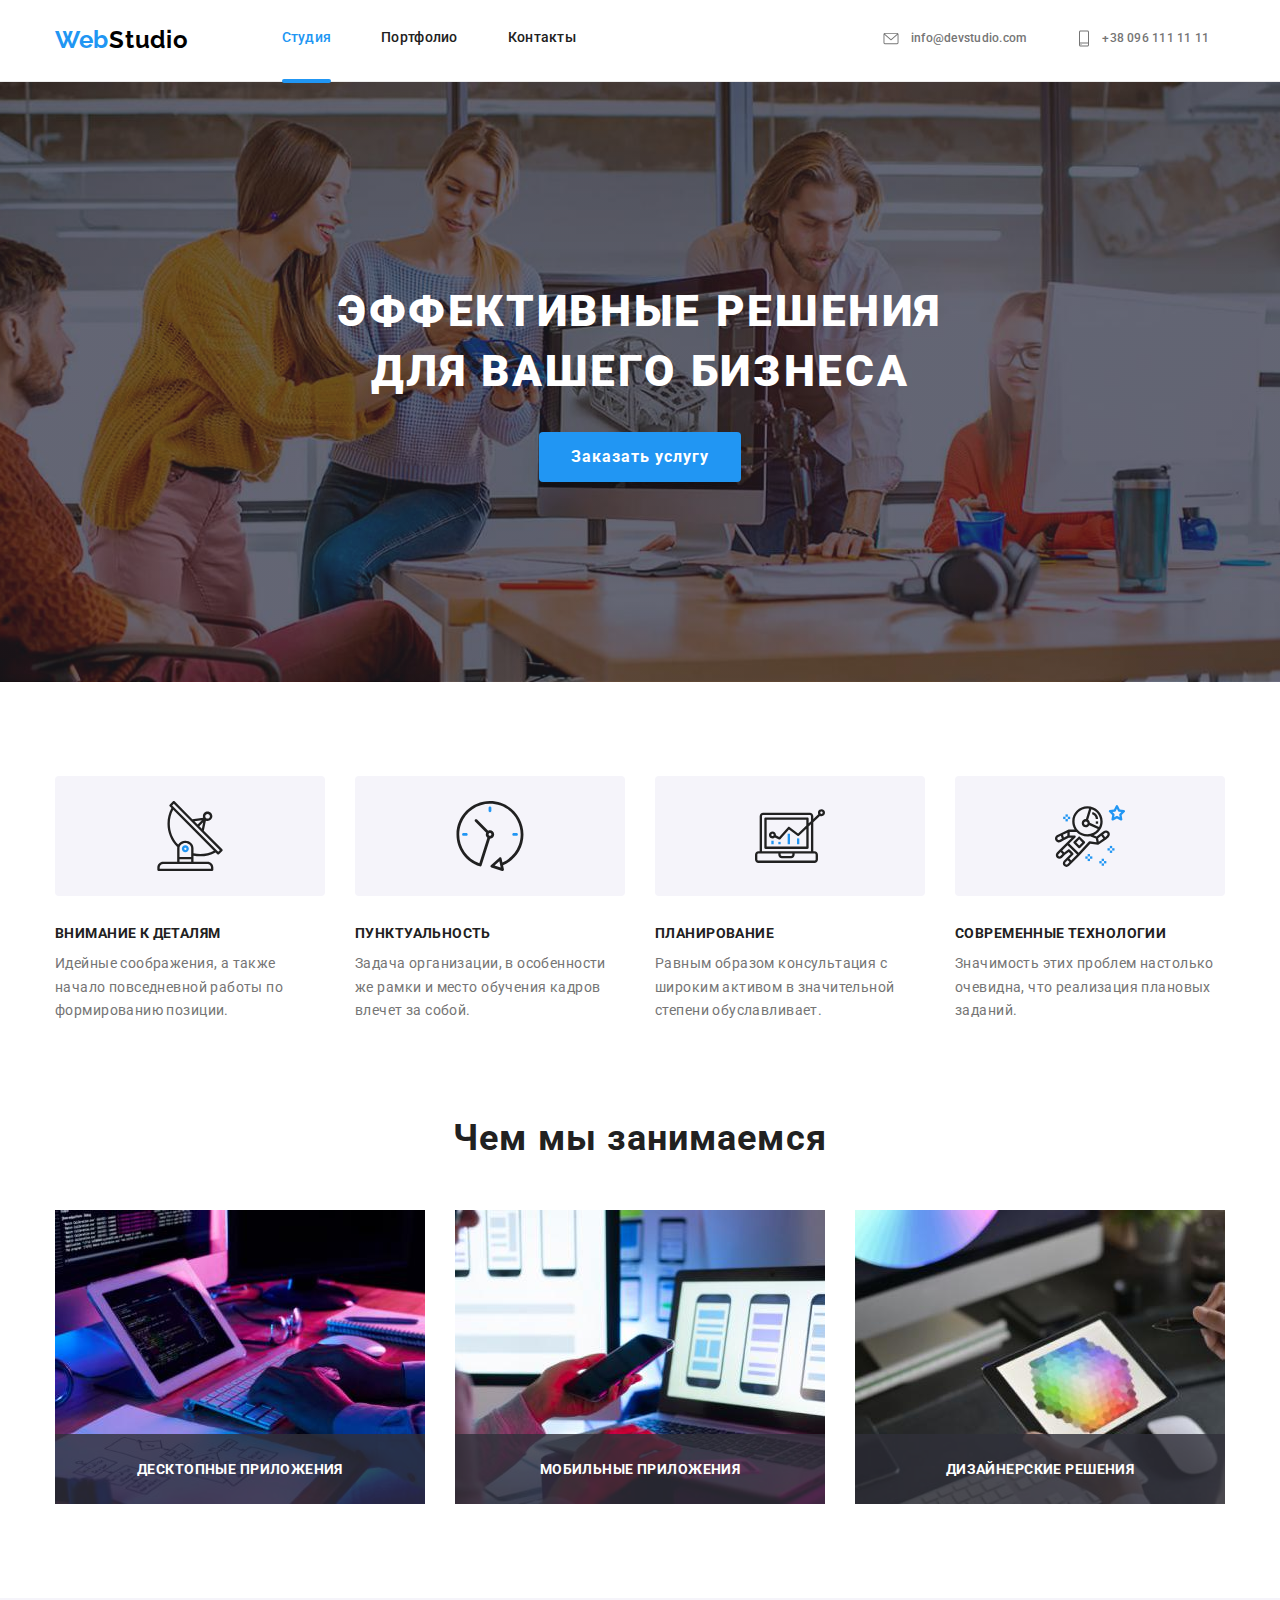
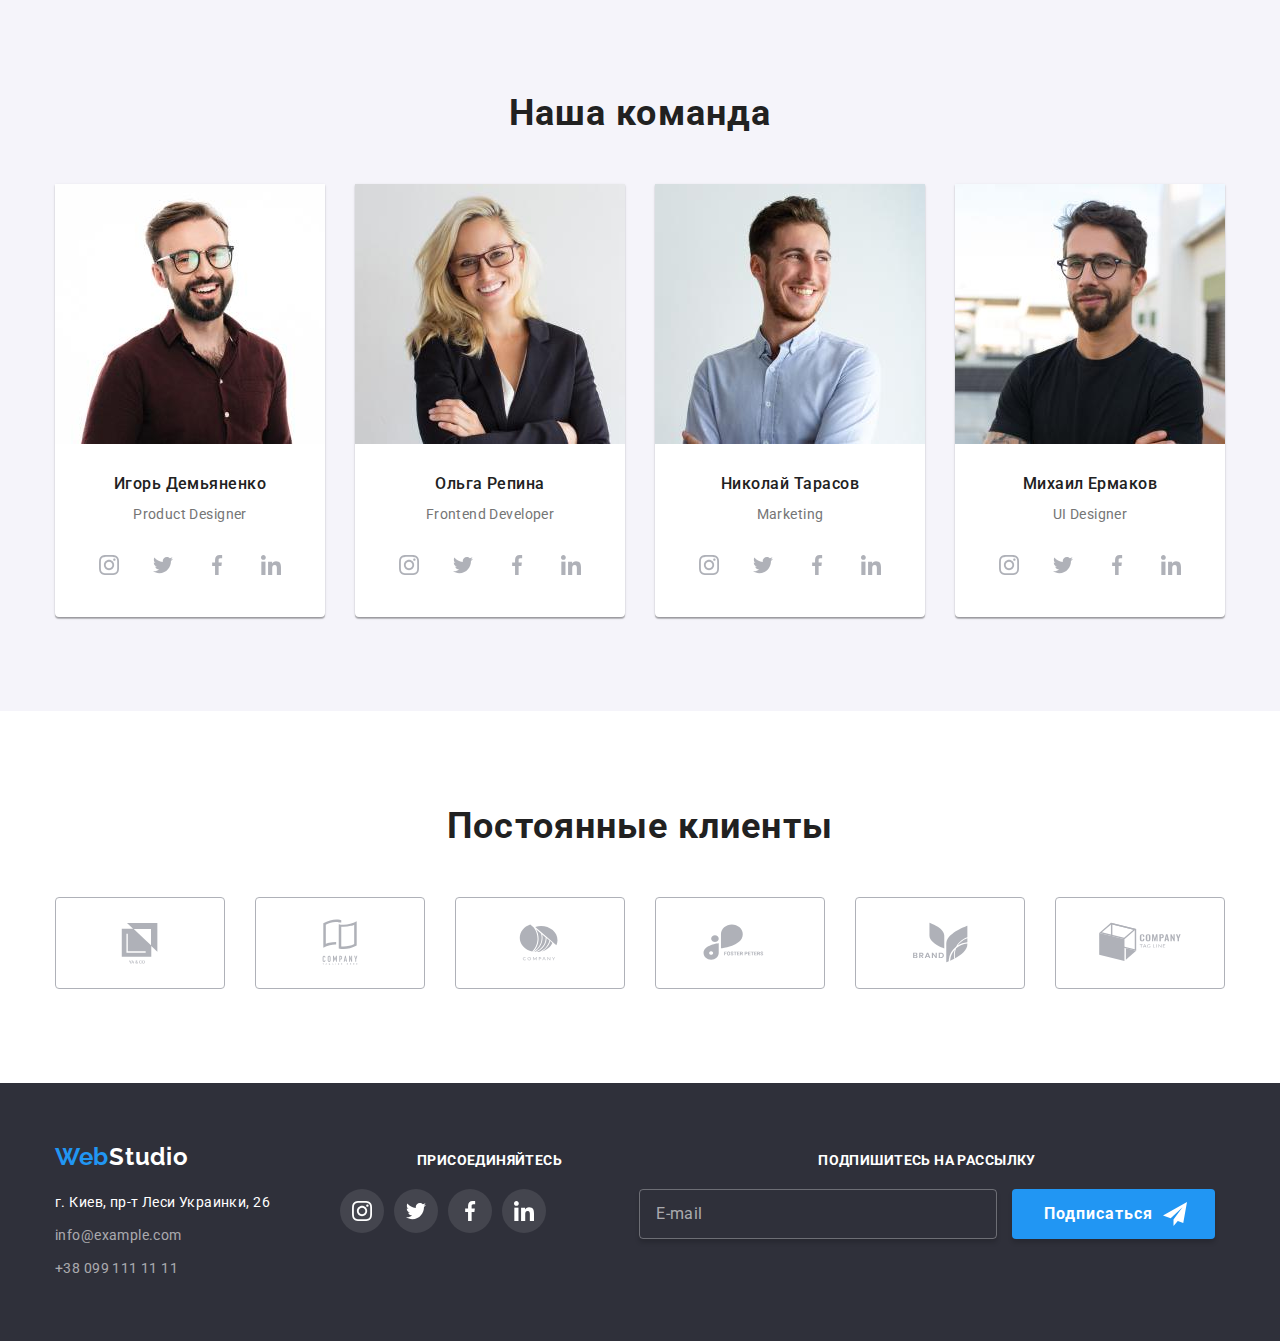
<file: index.html>
<!DOCTYPE html>
<html lang="ru">
<head>
    <meta charset="UTF-8">
    <meta http-equiv="X-UA-Compatible" content="IE=edge">
    <meta name="viewport" content="width=device-width, initial-scale=1.0">
    <link href="https://fonts.googleapis.com/css2?family=Raleway:wght@700&family=Roboto:wght@400;500;700;900&display=swap"
        rel="stylesheet">    
    <link rel="stylesheet" href="./css/main.min.css">
    <title>Web Studio</title>
</head>
<body>    
    
    <!--Шапка сайта-->

    <header class="header">
        <div class="container">
            <div>
                 <nav class="site-nav"> 
                <a href="./index.html" class="logo">
                    <span lang="en">Web</span><span class="header__logo" lang="en">Studio</span>
                </a>
                <div
                class="site-nav__menu-container"
                id="menu-container" 
                data-menu>
                <ul class="site-nav__list">
                    <li class="site-nav__item"><a class="site-nav__link site-nav__link--active" href="">Студия</a></li>
                    <li class="site-nav__item"><a class="site-nav__link" href="portfolio.html">Портфолио</a></li>
                    <li class="site-nav__item"><a class="site-nav__link" href="">Контакты</a></li>
                </ul>
                <div class="site-nav__contact-cont">
                    <div class="header__contacts">
                        <a class="header__link" href="mailto:info@devstudio.com">
                            <svg class="header__svg header__svg--mail">
                                <use href="./images/icons.svg#icon-mail-to-svg"></use>
                            </svg>
                            info@devstudio.com
                        </a>
                        <a class="header__link header__link--tel" href="tel:+380961111111">                    
                            <svg class="header__svg header__svg--tel">
                                <use href="./images/icons.svg#icon-phone-to-svg"></use>
                            </svg>
                            +38&nbsp096&nbsp111&nbsp11&nbsp11</a>
                    </div>
                    <div>
                        <ul class="site-nav__soc-seti">
                                    <li class="site-nav__soc-seti-item">
                                        <a href="" aria-label="Instagram" class="site-nav__soc-seti-link">
                                            Instagram
                                        </a>
                                    </li>
                                    <li class="site-nav__soc-seti-item">
                                        <a href="" aria-label="Twiter" class="site-nav__soc-seti-link">
                                            Twiter 
                                        </a>
                                    </li>
                                    <li class="site-nav__soc-seti-item">
                                        <a href="" aria-label="Facebook" class="site-nav__soc-seti-link">
                                            Facebook 
                                        </a>
                                    </li>
                                    <li class="site-nav__soc-seti-item">
                                        <a href=""aria-label="Linkedin" class="site-nav__soc-seti-link">
                                            Linkedin
                                        </a>
                                    </li>
                                </ul>
                    </div>
                </div>    
                
                </div>                
                <button 
                type="button"
                class="site-nav__button"
                aria-expanded="false"
                aria-controls="menu-container"
                data-menu-button
                >
                <svg width="40px" height="40px">
                    <use class="site-nav__icon-close" href="./images/icons.svg#icon-1close-svg"></use>
                    <use class="site-nav__icon-menu" href="./images/icons.svg#icon-meny-svg"></use>
                </svg>
                </button>                
                </nav>                
            </div>           
        </div>
    </header>

    <main>
        <!--Герой-->

        <section class="hero">
            <div class="hero__bg">                
                <h1 class="hero__title">Эффективные решения для вашего бизнеса</h1>
                <button data-modal-open class="hero__button" type="button">Заказать услугу</button>               
            </div>

        
        </section>

        <!--Якості-->

        <section class="qualities">
            <div class="container">
                <h2 class="transparent">Качества</h2>
                <ul class="qualities__list">
                    <li class="qualities__item">
                        <div class="qualities__contain-svg">
                            <svg class="qualities__svg">
                                <use href="./images/icons.svg#icon-vnimanie-svg"></use>
                            </svg>
                        </div>
                        <h3 class="qualities__title">Внимание к деталям</h3>
                        <p class="qualities__text">
                            Идейные соображения, а также начало повседневной работы по формированию позиции.
                        </p>
                    </li>
                    <li class="qualities__item">
                        <div class="qualities__contain-svg">
                            <svg class="qualities__svg">
                                <use href="./images/icons.svg#icon-punktualn-svg"></use>
                            </svg>
                        </div>
                        <h3 class="qualities__title">Пунктуальность</h3>
                        <p class="qualities__text">
                            Задача организации, в особенности же рамки и место обучения кадров влечет за собой.
                        </p>
                    </li>
                    <li class="qualities__item">
                        <div class="qualities__contain-svg">
                            <svg class="qualities__svg">
                                <use href="./images/icons.svg#icon-planirov-svg"></use>
                            </svg>
                        </div>
                        <h3 class="qualities__title">Планирование</h3>
                        <p class="qualities__text">
                            Равным образом консультация с широким активом в значительной степени обуславливает.
                        </p>
                    </li>
                    <li class="qualities__item">
                        <div class="qualities__contain-svg">
                            <svg class="qualities__svg">
                                <use href="./images/icons.svg#icon-tehnolog-svg"></use>
                            </svg>
                        </div>
                        <h3 class="qualities__title">Современные технологии</h3>
                        <p class="qualities__text">
                            Значимость этих проблем настолько очевидна, что реализация плановых заданий.
                        </p>
                    </li>
                </ul>
            </div>
        </section>       
        
        <!--Заняття-->

        <section class="works">
            <div class="container">
                <h2 class="section-head">Чем мы занимаемся</h2>
                <ul class="works__list">
                    <li class="works__item">
                        <div class="works__thumb">
                            <img
                            srcset="
                                ./images/desktop/work-1-370.jpg 370w,
                                ./images/desktop/work-1-740.jpg 740w"                            " 
                            src="./images/desktop/work-1-370.jpg" 
                            alt="Веб дизайн" 
                            sizes="(min-width:1200px) 370px"
                            >
                            <div class="works__card">
                                <p class="works__text">Десктопные приложения</p>
                            </div>
                        </div>
                    </li>
                    <li class="works__item">
                        <div class="works__thumb">
                            <img 
                             srcset="
                                ./images/desktop/work-2-370.jpg 370w,
                                ./images/desktop/work-2-740.jpg 740w"                            " 
                            src="./images/desktop/work-2-370.jpg"                             
                            alt="Форматирование под телефоны" 
                            sizes="(min-width:1200px) 370px"
                            >
                            <div class="works__card">
                                <p class="works__text">Мобильные приложения</p>
                            </div>
                        </div>
                    </li>
                    <li class="works__item">
                        <div class="works__thumb">
                            <img
                            srcset="
                                ./images/desktop/work-3-370.jpg 370w,
                                ./images/desktop/work-3-740.jpg 740w"                            " 
                            src="./images/desktop/work-3-370.jpg"                            
                            alt="Форматирование под планшеты" 
                            sizes="(min-width:1200px) 370px"
                            >
                            <div class="works__card">
                                <p class="works__text">Дизайнерские решения</p>
                            </div>
                        </div>
                    </li>
                </ul>
            </div>
        </section>

        <!--Команда-->

        <section class="team">
            <div class="container">
                <h2 class="section-head">Наша команда</h2>
                <ul class="team__list">
                    <li class="team__item">
                        <img
                         srcset="
                                ./images/mobile/team-1-450.jpg 450w,
                                ./images/mobile/team-1-900.jpg 900w,
                                ./images/tablet/team-1-354.jpg 354w,
                                ./images/tablet/team-1-708.jpg 708w,
                                ./images/desktop/team-1-270.jpg 270w,
                                ./images/desktop/team-1-540.jpg 540w
                                "                             
                        src="./images/mobile/team-1-450.jpg"                         
                        alt="Игорь Демьяненко"
                        
                        sizes="(min-width: 1200px) 270px, (min-width: 768px) 354px, (min-width: 480px) 450px, 100vw"                        
                        >                        
                        <div class="team__member-discr">
                            <h3 class="team__member-name">Игорь Демьяненко</h3>
                            <p class="team__member-position">Product Designer</p> 
                            <div class="team__soc-seti-cont">
                                 <ul class="team__soc-seti">
                                <li class="team__soc-seti-item">
                                    <a href="" aria-label="Instagram" class="team__soc-seti-link">
                                        <svg class="team__soc-seti-svg">
                                            <use href="./images/icons.svg#icon-insta-svg"></use>
                                        </svg>
                                    </a>
                                </li>
                                <li class="team__soc-seti-item">
                                    <a href="" aria-label="Twiter" class="team__soc-seti-link">
                                        <svg class="team__soc-seti-svg">
                                            <use href="./images/icons.svg#icon-twiter-svg"></use>
                                        </svg>
                                    </a>
                                </li>
                                <li class="team__soc-seti-item">
                                    <a href="" aria-label="Facebook" class="team__soc-seti-link">
                                        <svg class="team__soc-seti-svg">
                                            <use href="./images/icons.svg#icon-facebook-svg"></use>
                                        </svg>
                                    </a>
                                </li>
                                <li class="team__soc-seti-item">
                                    <a href=""aria-label="Linkedin" class="team__soc-seti-link">
                                        <svg class="team__soc-seti-svg">
                                            <use href="./images/icons.svg#icon-in-svg"></use>
                                        </svg>
                                    </a>
                                </li>
                            </ul>
                            </div>                       
                           
                        </div>
                    </li>
                    <li class="team__item">
                        <img 
                        srcset="
                                ./images/mobile/team-2-450.jpg 450w,
                                ./images/mobile/team-2-900.jpg 900w,
                                ./images/tablet/team-2-354.jpg 354w,
                                ./images/tablet/team-2-708.jpg 708w,
                                ./images/desktop/team-2-270.jpg 270w,
                                ./images/desktop/team-2-540.jpg 540w
                                "                             
                        src="./images/mobile/team-2-450.jpg"                         
                        alt="Ольга Репина" 
                        sizes="(min-width: 1200px) 270px, (min-width: 768px) 354px, (min-width: 480px) 450px, 100vw"                        
                        > 
                        <div class="team__member-discr">
                            <h3 class="team__member-name">Ольга Репина</h3>
                            <p class="team__member-position">Frontend Developer</p>
                            <div class="team__soc-seti-cont">
                                <ul class="team__soc-seti">
                                    <li class="team__soc-seti-item">
                                        <a href="" aria-label="Instagram" class="team__soc-seti-link">
                                            <svg class="team__soc-seti-svg">
                                                <use href="./images/icons.svg#icon-insta-svg"></use>
                                            </svg>
                                        </a>
                                    </li>
                                    <li class="team__soc-seti-item">
                                        <a href="" aria-label="Twiter" class="team__soc-seti-link">
                                            <svg class="team__soc-seti-svg">
                                                <use href="./images/icons.svg#icon-twiter-svg"></use>
                                            </svg>
                                        </a>
                                    </li>
                                    <li class="team__soc-seti-item">
                                        <a href="" aria-label="Facebook" class="team__soc-seti-link">
                                            <svg class="team__soc-seti-svg">
                                                <use href="./images/icons.svg#icon-facebook-svg"></use>
                                            </svg>
                                        </a>
                                    </li>
                                    <li class="team__soc-seti-item">
                                        <a href=""aria-label="Linkedin" class="team__soc-seti-link">
                                            <svg class="team__soc-seti-svg">
                                                <use href="./images/icons.svg#icon-in-svg"></use>
                                            </svg>
                                        </a>
                                    </li>
                                </ul>
                            </div>
                            
                        </div>
                    </li>
                    <li class="team__item">
                        <img 
                        srcset="
                                ./images/mobile/team-3-450.jpg 450w,
                                ./images/mobile/team-3-900.jpg 900w,
                                ./images/tablet/team-3-354.jpg 354w,
                                ./images/tablet/team-3-708.jpg 708w,
                                ./images/desktop/team-3-270.jpg 270w,
                                ./images/desktop/team-3-540.jpg 540w
                                "                             
                        src="./images/mobile/team-3-450.jpg"                         
                        alt="Николай Тарасов"
                        sizes="(min-width: 1200px) 270px, (min-width: 768px) 354px, (min-width: 480px) 450px, 100vw"                         
                        >
                        <div class="team__member-discr">
                            <h3 class="team__member-name">Николай Тарасов</h3>
                            <p class="team__member-position">Marketing</p>
                            <div class="team__soc-seti-cont">
                                <ul class="team__soc-seti">
                                    <li class="team__soc-seti-item">
                                        <a href="" aria-label="Instagram" class="team__soc-seti-link">
                                            <svg class="team__soc-seti-svg">
                                                <use href="./images/icons.svg#icon-insta-svg"></use>
                                            </svg>
                                        </a>
                                    </li>
                                    <li class="team__soc-seti-item">
                                        <a href="" aria-label="Twiter" class="team__soc-seti-link">
                                            <svg class="team__soc-seti-svg">
                                                <use href="./images/icons.svg#icon-twiter-svg"></use>
                                            </svg>
                                        </a>
                                    </li>
                                    <li class="team__soc-seti-item">
                                        <a href="" aria-label="Facebook" class="team__soc-seti-link">
                                            <svg class="team__soc-seti-svg">
                                                <use href="./images/icons.svg#icon-facebook-svg"></use>
                                            </svg>
                                        </a>
                                    </li>
                                    <li class="team__soc-seti-item">
                                        <a href=""aria-label="Linkedin" class="team__soc-seti-link">
                                            <svg class="team__soc-seti-svg">
                                                <use href="./images/icons.svg#icon-in-svg"></use>
                                            </svg>
                                        </a>
                                    </li>
                                </ul>
                            </div>
                            
                        </div>  
                    </li>
                    <li class="team__item">
                        <img
                        srcset="
                                ./images/mobile/team-4-450.jpg 450w,
                                ./images/mobile/team-4-900.jpg 900w,
                                ./images/tablet/team-4-354.jpg 354w,
                                ./images/tablet/team-4-708.jpg 708w,
                                ./images/desktop/team-4-270.jpg 270w,
                                ./images/desktop/team-4-540.jpg 540w
                                "                             
                        src="./images/mobile/team-4-450.jpg"                          
                        alt="Михаил Ермаков" 
                        sizes="(min-width: 1200px) 270px, (min-width: 768px) 354px, (min-width: 480px) 450px, 100vw"                        
                        >
                        <div class="team__member-discr">
                            <h3 class="team__member-name">Михаил Ермаков</h3>
                            <p class="team__member-position">UI Designer</p>
                            <div class="team__soc-seti-cont">
                                <ul class="team__soc-seti">
                                    <li class="team__soc-seti-item">
                                        <a href="" aria-label="Instagram" class="team__soc-seti-link">
                                            <svg class="team__soc-seti-svg">
                                                <use href="./images/icons.svg#icon-insta-svg"></use>
                                            </svg>
                                        </a>
                                    </li>
                                    <li class="team__soc-seti-item">
                                        <a href="" aria-label="Twiter" class="team__soc-seti-link">
                                            <svg class="team__soc-seti-svg">
                                                <use href="./images/icons.svg#icon-twiter-svg"></use>
                                            </svg>
                                        </a>
                                    </li>
                                    <li class="team__soc-seti-item">
                                        <a href="" aria-label="Facebook" class="team__soc-seti-link">
                                            <svg class="team__soc-seti-svg">
                                                <use href="./images/icons.svg#icon-facebook-svg"></use>
                                            </svg>
                                        </a>
                                    </li>
                                    <li class="team__soc-seti-item">
                                        <a href=""aria-label="Linkedin" class="team__soc-seti-link">
                                            <svg class="team__soc-seti-svg">
                                                <use href="./images/icons.svg#icon-in-svg"></use>
                                            </svg>
                                        </a>
                                    </li>
                                </ul>
                            </div>
                            
                        </div>
                    </li>                    
                </ul>
            </div>
        </section> 

<!-- Clients -->

        <section class="clients">
            <div class="container">
                <h2 class="section-head">Постоянные клиенты</h2>
                <ul class="clients__list">
                    <li class="clients__item">
                        <a href="" aria-label="client" class="clients__link">
                            <svg class="clients__svg">
                                <use href="./images/icons.svg#icon-cl-1-svg"></use>
                            </svg>
                        </a>
                    </li>
                    <li class="clients__item">
                        <a href="" aria-label="client" class="clients__link">
                            <svg class="clients__svg">
                                <use href="./images/icons.svg#icon-cl-2-svg"></use>
                            </svg>
                        </a>
                    </li>
                    <li class="clients__item">
                        <a href="" aria-label="client" class="clients__link">
                            <svg class="clients__svg">
                                <use href="./images/icons.svg#icon-cl-3-svg"></use>
                            </svg>
                        </a>
                    </li>
                    <li class="clients__item">
                        <a href="" aria-label="client" class="clients__link">
                            <svg class="clients__svg">
                                <use href="./images/icons.svg#icon-cl-4-svg"></use>
                            </svg>
                        </a>
                    </li>
                    <li class="clients__item">
                        <a href="" aria-label="client" class="clients__link">
                            <svg class="clients__svg">
                                <use href="./images/icons.svg#icon-cl-5-svg"></use>
                            </svg>
                        </a>
                    </li>
                    <li class="clients__item">
                        <a href="" aria-label="client" class="clients__link">
                            <svg class="clients__svg">
                                <use href="./images/icons.svg#icon-cl-6-svg"></use>
                            </svg>
                        </a>
                    </li>
                </ul>
            </div>

        </section>       
    </main>
    
    <!--Футер-->

    <footer class="footer">
        <div class="container footer__cont">            
            <address class="address">
                <ul class="address__list">
                    <li class="address__item">
                            <a href="./index.html" class="logo">
                                <span lang="en">Web</span><span class="footer__logo" lang="en">Studio</span>
                            </a>
                    </li>
                    <li class="address__item">
                        <a href="https://goo.gl/maps/R9F524vz9LLvUikJ7" 
                        target="_blank"
                        rel="noopener noreferrer"
                        class="address__link address__link--white">
                        г. Киев, пр-т Леси Украинки, 26</a></li>
                    <li class="address__item">
                        <a href="mailto:info@example.com" class="address__link">
                        info@example.com</a></li>
                    <li class="address__item">
                        <a href="tel:+380991111111" class="address__link">
                        +38 099 111 11 11</a></li>
                </ul>
            </address>
            <div class="footer__seti-cont">
                <p class="footer__text">присоединяйтесь</p>
                <ul class="footer__soc-seti">
                    <li class="footer__soc-seti-item">
                        <a href="" aria-label="Instagram" class="footer__soc-seti-link">
                            <svg class="footer__soc-seti-svg">
                                <use href="./images/icons.svg#icon-insta-svg"></use>
                            </svg>
                        </a>
                    </li>
                    <li class="footer__soc-seti-item">
                        <a href="" aria-label="Twiter" class="footer__soc-seti-link">
                            <svg class="footer__soc-seti-svg">
                                <use href="./images/icons.svg#icon-twiter-svg"></use>
                            </svg>
                        </a>
                    </li>
                    <li class="footer__soc-seti-item">
                        <a href="" aria-label="Facebook" class="footer__soc-seti-link">
                            <svg class="footer__soc-seti-svg">
                                <use href="./images/icons.svg#icon-facebook-svg"></use>
                            </svg>
                        </a>
                    </li>
                    <li class="footer__soc-seti-item">
                        <a href="" aria-label="Linkedin" class="footer__soc-seti-link">
                            <svg class="footer__soc-seti-svg">
                                <use href="./images/icons.svg#icon-in-svg"></use>
                            </svg>
                        </a>
                    </li>
                </ul>
            </div>
            <div class="footer_form-cont">
                <p class="footer__text">Подпишитесь на рассылку</p>
                <form class="footer__form">
                    <label class="footer__label">
                        <input class="footer__input" name="pidpuska" type="email" placeholder="E-mail"/>
                    </label>
                    <button type="submit" class="footer__button">Подписаться
                        <span class="footer__send-icon">
                            <svg width="24px" height="24px">
                                <use href="./images/icons.svg#icon-send-svg"></use>
                            </svg>
                        </span></button>
                </form>
            </div>
        </div>
    </footer>
    <!-- Modal -->
    
    <div class="modal__backdrop is-hidden" data-modal>
        <div class="modal__window">
            <h2 class="modal__head">Оставьте свои данные, мы вам перезвоним</h2>
            <form autocomplete="off" class="modal__form">
                <label class="modal__label">Имя
                    <span class="modal__input-cont">
                        <span class="modal__svg-cont">
                            <svg class="modal__svg">
                                <use href="./images/icons.svg#icon-name-svg"></use>
                            </svg>
                        </span>
                        <input 
                        type="text" 
                        class="modal__inp modal-border" 
                        name="user-name"
                        minlength="2"
                        pattern="[a-zA-Zа-яёА-ЯЁ]+"
                        title="Имя должно содержать символы кириллицы или латиницы"
                        required 
                        placeholder=" " 
                        autofocus                        
                        >
                    </span>
                    
                </label>    
    
                <label class="modal__label">Телефон
                    <span class="modal__input-cont">
                        <span class="modal__svg-cont">
                            <svg class="modal__svg">
                                <use href="./images/icons.svg#icon-tel-svg"></use>
                            </svg>
                        </span>
                        <input 
                        type="tel" 
                        class="modal__inp modal-border" name="tel"
                        pattern="[0-9]{3}-[0-9]{3}-[0-9]{2}-[0-9]{2}"
                        title="099-000-00-00"                        
                        placeholder=" ">
                    </span>
                    
                </label>
    
    
                <label class="modal__label">Почта
                    <span class="modal__input-cont">
                        <span class="modal__svg-cont">
                            <svg class="modal__svg">
                                <use href="./images/icons.svg#icon-mail-svg"></use>
                            </svg>
                        </span>
                        <input type="email" class="modal__inp modal-border" name="email" placeholder=" ">
                    </span>
                    
                </label>
    
    
                <label class="modal__label modal__comment--mb">Комментарий
                    <textarea name="comment" class="modal__comment modal-border" placeholder="Введите текст"></textarea>
                </label>
    
    
                <label class="modal__checkbox">
                    <input type="checkbox" class="modal__checkbox--hidden" name="agry">
                    <span class="modal__checkbox-icon"></span>
                    <span>Соглашаюсь с рассылкой и принимаю</span>&nbsp
                    <a class="modal__link" href="">Условия договора</a>
                </label>
    
                <button type="submit" class="modal__button">Отправить</button>
            </form>
            <button data-modal-close class="modal__btn-close" type="button">
                <svg class="modal__close-svg">
                    <use href="./images/icons.svg#icon-close-svg"></use>
                </svg>
            </button>
        </div>
    </div>

    <script src="./js/modal.js"></script>
    <script src="./js/menu.js"></script>
</body>
</html>
</file>
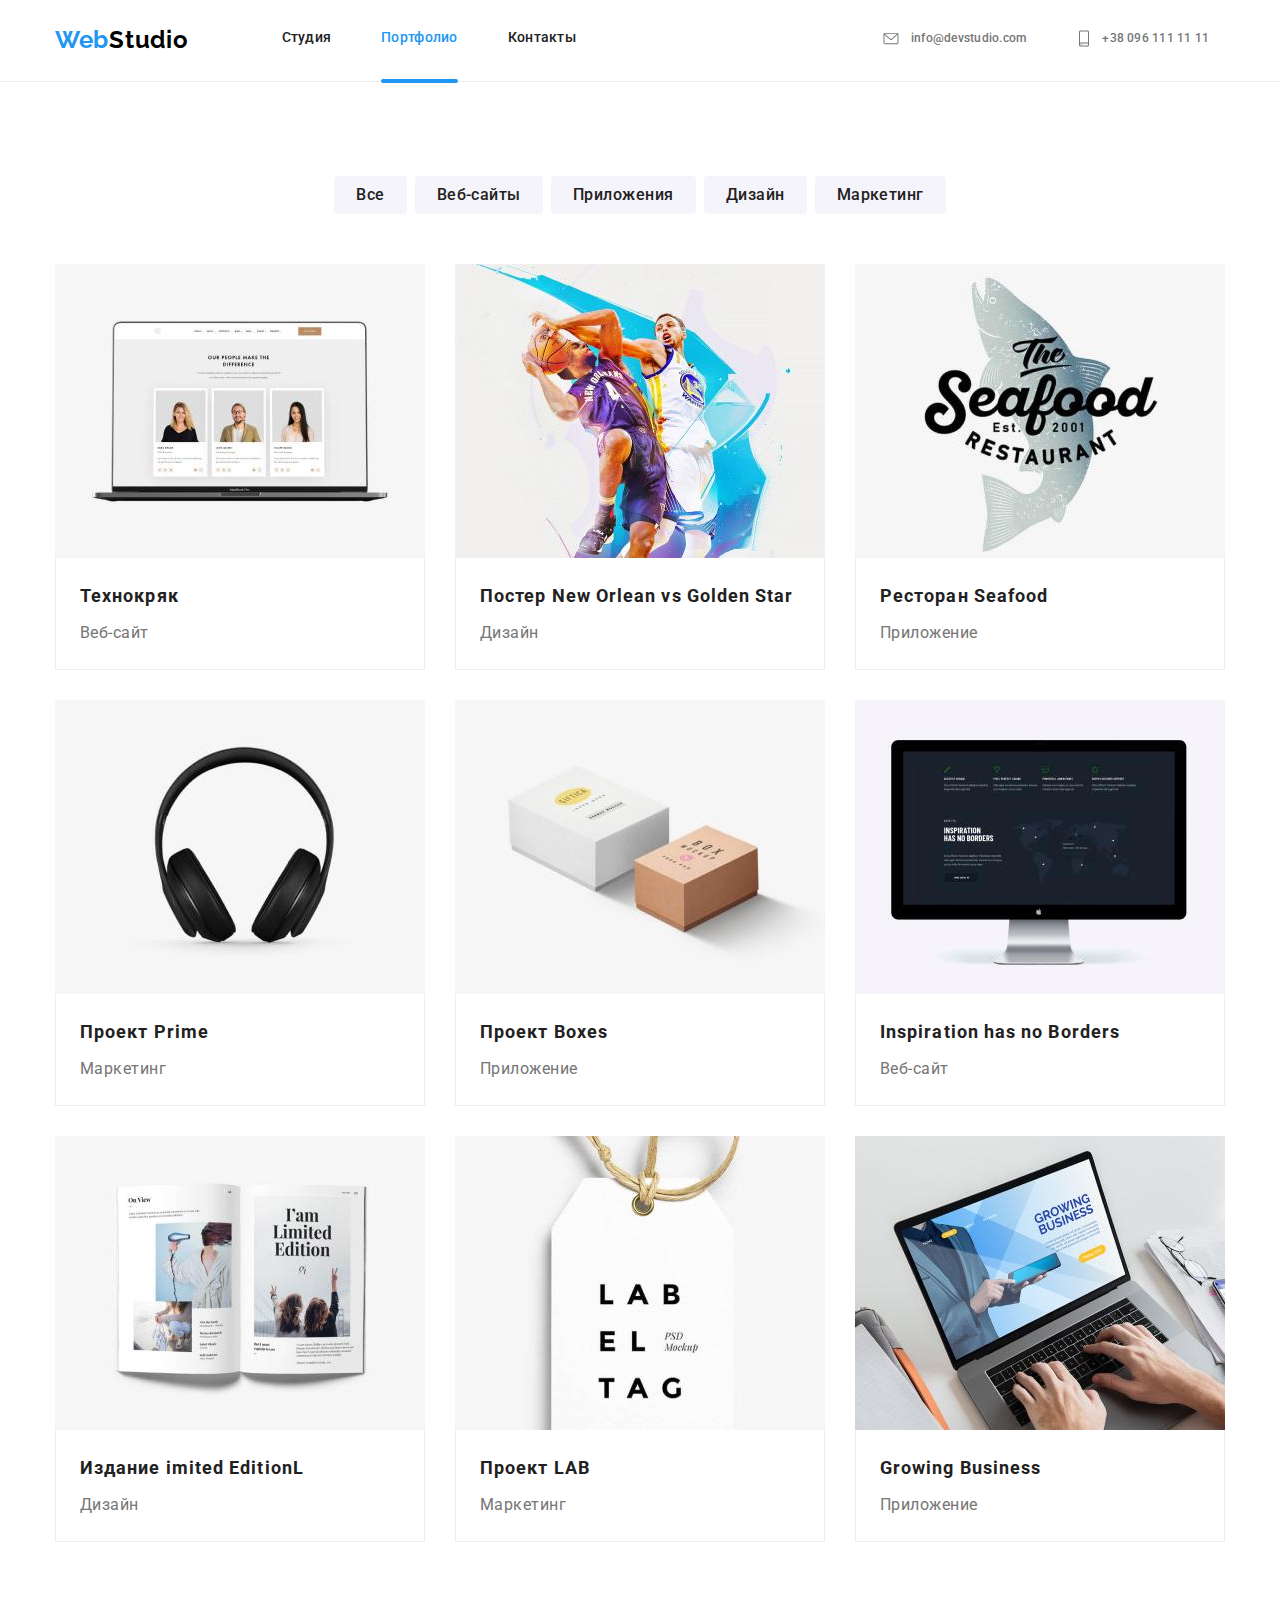
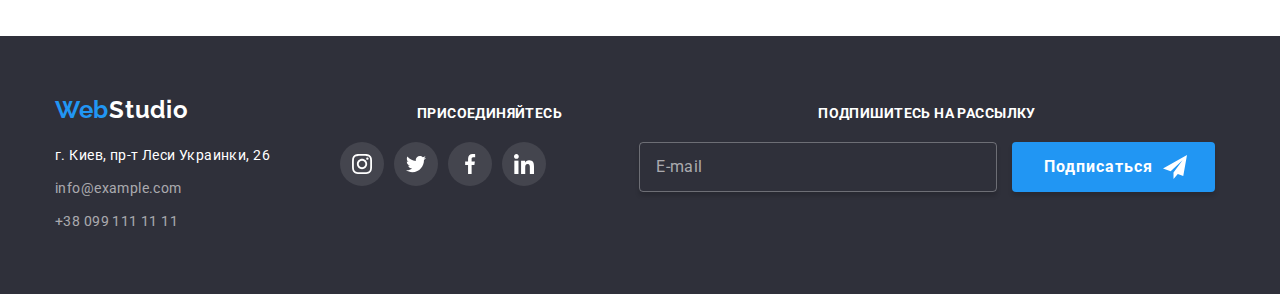
<file: portfolio.html>
<!DOCTYPE html>
<html lang="ru">

<head>
    <meta charset="UTF-8">
    <meta http-equiv="X-UA-Compatible" content="IE=edge">
    <meta name="viewport" content="width=device-width, initial-scale=1.0">
    <link href="https://fonts.googleapis.com/css2?family=Raleway:wght@700&family=Roboto:wght@400;500;700;900&display=swap"
        rel="stylesheet">    
    <link rel="stylesheet" href="./css/main.min.css">
    <title>Portfolio</title>
</head>

<body>
    <!--Шапка сайта-->
    <header class="header">
        <div class="container">
            <div>
                <nav class="site-nav">
                    <a href="./index.html" class="logo">
                        <span lang="en">Web</span><span class="header__logo" lang="en">Studio</span>
                    </a>
                    <div class="site-nav__menu-container" id="menu-container" data-menu>
                        <ul class="site-nav__list">
                            <li class="site-nav__item"><a class="site-nav__link " href="index.html">Студия</a>
                            </li>
                            <li class="site-nav__item"><a class="site-nav__link site-nav__link--active" href="">Портфолио</a></li>
                            <li class="site-nav__item"><a class="site-nav__link" href="">Контакты</a></li>
                        </ul>
                        <div class="site-nav__contact-cont">
                            <div class="header__contacts">
                                <a class="header__link" href="mailto:info@devstudio.com">
                                    <svg class="header__svg header__svg--mail">
                                        <use href="./images/icons.svg#icon-mail-to-svg"></use>
                                    </svg>
                                    info@devstudio.com
                                </a>
                                <a class="header__link header__link--tel" href="tel:+380961111111">
                                    <svg class="header__svg header__svg--tel">
                                        <use href="./images/icons.svg#icon-phone-to-svg"></use>
                                    </svg>
                                    +38 096 111 11 11</a>
                            </div>
                            <div>
                                <ul class="site-nav__soc-seti">
                                    <li class="site-nav__soc-seti-item">
                                        <a href="" aria-label="Instagram" class="site-nav__soc-seti-link">
                                            Instagram
                                        </a>
                                    </li>
                                    <li class="site-nav__soc-seti-item">
                                        <a href="" aria-label="Twiter" class="site-nav__soc-seti-link">
                                            Twiter
                                        </a>
                                    </li>
                                    <li class="site-nav__soc-seti-item">
                                        <a href="" aria-label="Facebook" class="site-nav__soc-seti-link">
                                            Facebook
                                        </a>
                                    </li>
                                    <li class="site-nav__soc-seti-item">
                                        <a href="" aria-label="Linkedin" class="site-nav__soc-seti-link">
                                            Linkedin
                                        </a>
                                    </li>
                                </ul>
                            </div>
                        </div>
    
                    </div>
                    <button type="button" class="site-nav__button" aria-expanded="false" aria-controls="menu-container"
                        data-menu-button>
                        <svg width="40px" height="40px">
                            <use class="site-nav__icon-close" href="./images/icons.svg#icon-1close-svg"></use>
                            <use class="site-nav__icon-menu" href="./images/icons.svg#icon-meny-svg"></use>
                        </svg>
                    </button>
                </nav>
            </div>
        </div>
    </header>

    <main>
        <section class="portfolio">
            <div class="container">
                <h1 class="transparent">Портфолио</h1>
                <div class="porfolio__menu-cont">
                    <ul class="porfolio__menu">
                        <li class="porfolio__menu-item"><button type="button" class="portfolio__button">Все</button></li>
                        <li class="porfolio__menu-item"><button type="button" class="portfolio__button">Веб-сайты</button></li>
                        <li class="porfolio__menu-item"><button type="button" class="portfolio__button">Приложения</button></li>
                        <li class="porfolio__menu-item"><button type="button" class="portfolio__button">Дизайн</button></li>
                        <li class="porfolio__menu-item"><button type="button" class="portfolio__button">Маркетинг</button></li>
                    </ul>
                </div>
                
                <ul class="portfolio__projects">
                    <li class="portfolio__project-item">
                        <a href="" class="portfolio__link">
                            <div class="portfolio__card-cont">
                                 <img  
                                 srcset="
                                        ./images/mobile/gallary-1-450.jpg 450w,
                                        ./images/mobile/gallary-1-900.jpg 900w,
                                        ./images/tablet/gallary-1-354.jpg 354w,
                                        ./images/tablet/gallary-1-708.jpg 708w,
                                        ./images/desktop/gallary-1-370.jpg 370w,
                                        ./images/desktop/gallary-1-740.jpg 740w
                                        "                             
                                 src="./images/mobile/gallary-1-450.jpg"                                  
                                 alt="Технокряк" 
                                 sizes="(min-width: 1200px) 370px, (min-width: 768px) 354px, (min-width: 480px) 450px, 100vw">
                                                                  
                                 <div class="portfolio__card">
                                    <p class="portfolio__card-text">
                                        Технокряк это современная площадка распространения коронавируса. Компании используют эту платформу для цифрового
                                        шпионажа и атак на защищённые сервера конкурентов.
                                    </p>
                                </div>
                            </div>                          
                           
                            <div class="portfolio__project-discr">
                                <h3 class="portfolio__client">Технокряк</h3>
                                <p class="portfolio__project">Веб-сайт</p>
                            </div>
                        </a>                        
                    </li>
                    <li class="portfolio__project-item">
                        <a href="" class="portfolio__link">
                            <div class="portfolio__card-cont">
                                <div class="portfolio__card">
                                    <p class="portfolio__card-text">
                                        Технокряк это современная площадка распространения коронавируса. Компании используют эту платформу для цифрового
                                        шпионажа и атак на защищённые сервера конкурентов.
                                    </p>
                                   
                                </div>
                                <img 
                                srcset="
                                        ./images/mobile/gallary-2-450.jpg 450w,
                                        ./images/mobile/gallary-2-900.jpg 900w,
                                        ./images/tablet/gallary-2-354.jpg 354w,
                                        ./images/tablet/gallary-2-708.jpg 708w,
                                        ./images/desktop/gallary-2-370.jpg 370w,
                                        ./images/desktop/gallary-2-740.jpg 740w
                                        "                             
                                src="./images/mobile/gallary-2-450.jpg"
                                sizes="(min-width: 1200px) 370px, (min-width: 768px) 354px, (min-width: 480px) 450px, 100vw"                                 
                                alt="Постер"                                
                                >
                            </div>                            
                            <div class="portfolio__project-discr">
                                <h3 class="portfolio__client">Постер <span lang="en">New Orlean vs Golden Star</span></h3>
                                <p class="portfolio__project">Дизайн</p>
                            </div>
                        </a>                        
                    </li>
                    <li class="portfolio__project-item">
                        <a href="" class="portfolio__link">
                            <div class="portfolio__card-cont">
                                <div class="portfolio__card">
                                    <p class="portfolio__card-text">
                                        Технокряк это современная площадка распространения коронавируса. Компании используют эту платформу для цифрового
                                        шпионажа и атак на защищённые сервера конкурентов.
                                    </p>
                                </div>
                                <img 
                                srcset="
                                        ./images/mobile/gallary-3-450.jpg 450w,
                                        ./images/mobile/gallary-3-900.jpg 900w,
                                        ./images/tablet/gallary-3-354.jpg 354w,
                                        ./images/tablet/gallary-3-708.jpg 708w,
                                        ./images/desktop/gallary-3-370.jpg 370w,
                                        ./images/desktop/gallary-3-740.jpg 740w
                                        "                             
                                src="./images/mobile/gallary-3-450.jpg"
                                sizes="(min-width: 1200px) 370px, (min-width: 768px) 354px, (min-width: 480px) 450px, 100vw" 
                                alt="Ресторан">
                            </div>                            
                            <div class="portfolio__project-discr">
                                <h3 class="portfolio__client">Ресторан <span lang="en">Seafood</span></h3>
                                <p class="portfolio__project">Приложение</p>
                            </div>
                        </a>                        
                    </li>
                    <li class="portfolio__project-item">
                        <a href="" class="portfolio__link">
                            <div class="portfolio__card-cont">
                                <div class="portfolio__card">
                                    <p class="portfolio__card-text">
                                        Технокряк это современная площадка распространения коронавируса. Компании используют эту платформу для цифрового
                                        шпионажа и атак на защищённые сервера конкурентов.
                                    </p>
                                </div>
                                <img 
                                srcset="
                                        ./images/mobile/gallary-4-450.jpg 450w,
                                        ./images/mobile/gallary-4-900.jpg 900w,
                                        ./images/tablet/gallary-4-354.jpg 354w,
                                        ./images/tablet/gallary-4-708.jpg 708w,
                                        ./images/desktop/gallary-4-370.jpg 370w,
                                        ./images/desktop/gallary-4-740.jpg 740w
                                        "                             
                                src="./images/mobile/gallary-4-450.jpg"
                                sizes="(min-width: 1200px) 370px, (min-width: 768px) 354px, (min-width: 480px) 450px, 100vw"
                                alt="Наушники">
                            </div>                            
                            <div class="portfolio__project-discr">
                                <h3 class="portfolio__client">Проект <span lang="en">Prime</span></h3>
                                <p class="portfolio__project">Маркетинг</p>
                            </div>
                        </a>                        
                    </li>
                    <li class="portfolio__project-item">
                        <a href="" class="portfolio__link">
                            <div class="portfolio__card-cont">
                                <div class="portfolio__card">
                                    <p class="portfolio__card-text">
                                        Технокряк это современная площадка распространения коронавируса. Компании используют эту платформу для цифрового
                                        шпионажа и атак на защищённые сервера конкурентов.
                                    </p>
                                </div>
                                <img 
                                srcset="
                                        ./images/mobile/gallary-5-450.jpg 450w,
                                        ./images/mobile/gallary-5-900.jpg 900w,
                                        ./images/tablet/gallary-5-354.jpg 354w,
                                        ./images/tablet/gallary-5-708.jpg 708w,
                                        ./images/desktop/gallary-5-370.jpg 370w,
                                        ./images/desktop/gallary-5-740.jpg 740w
                                        "                             
                                src="./images/mobile/gallary-5-450.jpg"
                                sizes="(min-width: 1200px) 370px, (min-width: 768px) 354px, (min-width: 480px) 450px, 100vw"
                                alt="Коробки">
                            </div>                            
                            <div class="portfolio__project-discr">
                                <h3 class="portfolio__client">Проект <span lang="en">Boxes</span></h3>
                                <p class="portfolio__project">Приложение</p>
                            </div>
                        </a>                        
                    </li>
                    <li class="portfolio__project-item">
                        <a href="" class="portfolio__link">
                            <div class="portfolio__card-cont">
                                <div class="portfolio__card">
                                    <p class="portfolio__card-text">
                                        Технокряк это современная площадка распространения коронавируса. Компании используют эту платформу для цифрового
                                        шпионажа и атак на защищённые сервера конкурентов.
                                    </p>
                                </div>
                                <img 
                                srcset="
                                        ./images/mobile/gallary-6-450.jpg 450w,
                                        ./images/mobile/gallary-6-900.jpg 900w,
                                        ./images/tablet/gallary-6-354.jpg 354w,
                                        ./images/tablet/gallary-6-708.jpg 708w,
                                        ./images/desktop/gallary-6-370.jpg 370w,
                                        ./images/desktop/gallary-6-740.jpg 740w
                                        "                             
                                src="./images/mobile/gallary-6-450.jpg"
                                sizes="(min-width: 1200px) 370px, (min-width: 768px) 354px, (min-width: 480px) 450px, 100vw"
                                alt="Монитор">
                            </div>                            
                            <div class="portfolio__project-discr">
                                <h3 class="portfolio__client" lang="en">Inspiration has no Borders</h3>
                                <p class="portfolio__project">Веб-сайт</p>
                            </div>
                        </a>                        
                    </li>
                    <li class="portfolio__project-item">
                        <a href="" class="portfolio__link">
                            <div class="portfolio__card-cont">
                                <div class="portfolio__card">
                                    <p class="portfolio__card-text">
                                        Технокряк это современная площадка распространения коронавируса. Компании используют эту платформу для цифрового
                                        шпионажа и атак на защищённые сервера конкурентов.
                                    </p>
                                </div>
                                <img 
                                srcset="
                                        ./images/mobile/gallary-7-450.jpg 450w,
                                        ./images/mobile/gallary-7-900.jpg 900w,
                                        ./images/tablet/gallary-7-354.jpg 354w,
                                        ./images/tablet/gallary-7-708.jpg 708w,
                                        ./images/desktop/gallary-7-370.jpg 370w,
                                        ./images/desktop/gallary-7-740.jpg 740w
                                        "                             
                                src="./images/mobile/gallary-7-450.jpg"
                                sizes="(min-width: 1200px) 370px, (min-width: 768px) 354px, (min-width: 480px) 450px, 100vw"
                                alt="Издание">
                            </div>                            
                            <div class="portfolio__project-discr">
                                <h3 class="portfolio__client">Издание <span lang="en">imited Edition</span>L</h3>
                                <p class="portfolio__project">Дизайн</p>
                            </div>
                        </a>                        
                    </li>
                    <li class="portfolio__project-item">
                        <a href="" class="portfolio__link">
                            <div class="portfolio__card-cont">
                                <div class="portfolio__card">
                                    <p class="portfolio__card-text">
                                        Технокряк это современная площадка распространения коронавируса. Компании используют эту платформу для цифрового
                                        шпионажа и атак на защищённые сервера конкурентов.
                                    </p>
                                </div>
                                <img 
                                srcset="
                                        ./images/mobile/gallary-8-450.jpg 450w,
                                        ./images/mobile/gallary-8-900.jpg 900w,
                                        ./images/tablet/gallary-8-354.jpg 354w,
                                        ./images/tablet/gallary-8-708.jpg 708w,
                                        ./images/desktop/gallary-8-370.jpg 370w,
                                        ./images/desktop/gallary-8-740.jpg 740w
                                        "                             
                                src="./images/mobile/gallary-8-450.jpg"
                                sizes="(min-width: 1200px) 370px, (min-width: 768px) 354px, (min-width: 480px) 450px, 100vw"
                                alt="Бейдж">
                            </div>                            
                            <div class="portfolio__project-discr">
                                <h3 class="portfolio__client">Проект LAB</h3>
                                <p class="portfolio__project">Маркетинг</p>
                            </div>
                        </a>                        
                    </li>
                    <li class="portfolio__project-item">
                        <a href="" class="portfolio__link">
                            <div class="portfolio__card-cont">
                               <div class="portfolio__card">
                                    <p class="portfolio__card-text">
                                        Технокряк это современная площадка распространения коронавируса. Компании используют эту платформу для цифрового
                                        шпионажа и атак на защищённые сервера конкурентов.
                                    </p>
                                </div>
                                <img 
                                 srcset="
                                        ./images/mobile/gallary-9-450.jpg 450w,
                                        ./images/mobile/gallary-9-900.jpg 900w,
                                        ./images/tablet/gallary-9-354.jpg 354w,
                                        ./images/tablet/gallary-9-708.jpg 708w,
                                        ./images/desktop/gallary-9-370.jpg 370w,
                                        ./images/desktop/gallary-9-740.jpg 740w
                                        "                             
                                src="./images/mobile/gallary-9-450.jpg"
                                sizes="(min-width: 1200px) 370px, (min-width: 768px) 354px, (min-width: 480px) 450px, 100vw"
                                alt="Ноутбук"> 
                            </div>                            
                            <div class="portfolio__project-discr">
                                <h3 class="portfolio__client" lang="en">Growing Business</h3>
                                <p class="portfolio__project">Приложение</p>
                            </div>
                        </a>                        
                    </li>
                </ul>
            </div>
        </section>
    </main>

    <!--Футер-->
    
    <footer class="footer">
        <div class="container footer__cont">
            <address class="address">
                <ul class="address__list">
                    <li class="address__item">
                        <a href="./index.html" class="logo">
                            <span lang="en">Web</span><span class="footer__logo" lang="en">Studio</span>
                        </a>
                    </li>
                    <li class="address__item">
                        <a href="https://goo.gl/maps/R9F524vz9LLvUikJ7" target="_blank" rel="noopener noreferrer"
                            class="address__link address__link--white">
                            г. Киев, пр-т Леси Украинки, 26</a>
                    </li>
                    <li class="address__item">
                        <a href="mailto:info@example.com" class="address__link">
                            info@example.com</a>
                    </li>
                    <li class="address__item">
                        <a href="tel:+380991111111" class="address__link">
                            +38 099 111 11 11</a>
                    </li>
                </ul>
            </address>
            <div class="footer__seti-cont">
                <p class="footer__text">присоединяйтесь</p>
                <ul class="footer__soc-seti">
                    <li class="footer__soc-seti-item">
                        <a href="" aria-label="Instagram" class="footer__soc-seti-link">
                            <svg class="footer__soc-seti-svg">
                                <use href="./images/icons.svg#icon-insta-svg"></use>
                            </svg>
                        </a>
                    </li>
                    <li class="footer__soc-seti-item">
                        <a href="" aria-label="Twiter" class="footer__soc-seti-link">
                            <svg class="footer__soc-seti-svg">
                                <use href="./images/icons.svg#icon-twiter-svg"></use>
                            </svg>
                        </a>
                    </li>
                    <li class="footer__soc-seti-item">
                        <a href="" aria-label="Facebook" class="footer__soc-seti-link">
                            <svg class="footer__soc-seti-svg">
                                <use href="./images/icons.svg#icon-facebook-svg"></use>
                            </svg>
                        </a>
                    </li>
                    <li class="footer__soc-seti-item">
                        <a href="" aria-label="Linkedin" class="footer__soc-seti-link">
                            <svg class="footer__soc-seti-svg">
                                <use href="./images/icons.svg#icon-in-svg"></use>
                            </svg>
                        </a>
                    </li>
                </ul>
            </div>
            <div class="footer_form-cont">
                <p class="footer__text">Подпишитесь на рассылку</p>
                <form class="footer__form">
                    <label class="footer__label">
                        <input class="footer__input" name="pidpuska" type="email" placeholder="E-mail" />
                    </label>
                    <button type="submit" class="footer__button">Подписаться
                        <span class="footer__send-icon">
                            <svg width="24px" height="24px">
                                <use href="./images/icons.svg#icon-send-svg"></use>
                            </svg>
                        </span></button>
                </form>
            </div>
        </div>
    </footer>
    <script src="./js/menu.js"></script>
</body>

</html>
</file>
<file: css/main.min.css>
/*! modern-normalize v0.6.0 | MIT License | https://github.com/sindresorhus/modern-normalize */*,*::before,*::after{-webkit-box-sizing:border-box;box-sizing:border-box}:root{-moz-tab-size:4;-o-tab-size:4;tab-size:4}html{line-height:1.15;-webkit-text-size-adjust:100%}body{margin:0}body{font-family:system-ui,-apple-system,"Segoe UI",Roboto,Helvetica,Arial,sans-serif,"Apple Color Emoji","Segoe UI Emoji"}hr{height:0}abbr[title]{-webkit-text-decoration:underline dotted;text-decoration:underline dotted}b,strong{font-weight:bolder}code,kbd,samp,pre{font-family:SFMono-Regular,Consolas,"Liberation Mono",Menlo,monospace;font-size:1em}small{font-size:80%}sub,sup{font-size:75%;line-height:0;position:relative;vertical-align:baseline}sub{bottom:-0.25em}sup{top:-0.5em}button,input,optgroup,select,textarea{font-family:inherit;font-size:100%;line-height:1.15;margin:0}button,select{text-transform:none}button,[type=button],[type=reset],[type=submit]{-webkit-appearance:button}button::-moz-focus-inner,[type=button]::-moz-focus-inner,[type=reset]::-moz-focus-inner,[type=submit]::-moz-focus-inner{border-style:none;padding:0}button:-moz-focusring,[type=button]:-moz-focusring,[type=reset]:-moz-focusring,[type=submit]:-moz-focusring{outline:1px dotted ButtonText}fieldset{padding:.35em .75em .625em}legend{padding:0}progress{vertical-align:baseline}[type=number]::-webkit-inner-spin-button,[type=number]::-webkit-outer-spin-button{height:auto}[type=search]{-webkit-appearance:textfield;outline-offset:-2px}[type=search]::-webkit-search-decoration{-webkit-appearance:none}::-webkit-file-upload-button{-webkit-appearance:button;font:inherit}summary{display:list-item}body{background-color:#fff;color:#757575;font-family:Roboto,sans-serif;font-size:14px;line-height:1.71;letter-spacing:.03em}a{text-decoration:none;color:inherit}h1,h2,h3,p{margin:0;padding:0}img{display:block;max-width:100%}ul{list-style:none;margin:0;padding:0}.transparent{position:absolute;white-space:nowrap;width:1px;height:1px;overflow:hidden;border:0;padding:0;clip:rect(0 0 0 0);-webkit-clip-path:inset(50%);clip-path:inset(50%);margin:-1px}.portfolio__button,.footer__button,.modal__button,.hero__button{padding:10px 32px;font-family:inherit;font-weight:bold;font-size:16px;line-height:1.87;text-align:center;letter-spacing:.06em;border-radius:4px;border:none}.section-head{color:#212121;font-weight:bold;font-size:28px;line-height:1.18;text-align:center;letter-spacing:.03em;margin-bottom:30px}@media screen and (min-width: 1200px){.section-head{font-size:36px;line-height:1.17;margin-bottom:50px}}.container{margin-left:auto;margin-right:auto;padding-left:15px;padding-right:15px}@media screen and (max-width: 767px){.container{max-width:480px}}@media screen and (min-width: 786px){.container{width:768px}}@media screen and (min-width: 1200px){.container{width:1200px}}.header{border-bottom:1px solid #ececec}.header__logo{color:#000}@media screen and (max-width: 767px){.header{padding-top:16px;padding-bottom:16px}.header>.container{position:relative}}@media screen and (min-width: 768px){.header{padding-top:20px;padding-bottom:20px}}@media screen and (min-width: 1200px){.header{padding-top:26px;padding-bottom:27px}}.header__contacts{display:-webkit-box;display:-ms-flexbox;display:flex}@media screen and (max-width: 767px){.header__contacts{-webkit-box-orient:vertical;-webkit-box-direction:reverse;-ms-flex-direction:column-reverse;flex-direction:column-reverse;margin-bottom:64px}}@media screen and (min-width: 768px){.header__contacts{-ms-flex-wrap:wrap;flex-wrap:wrap;-webkit-box-align:center;-ms-flex-align:center;align-items:center}}@media screen and (min-width: 1200px){.header__contacts{-ms-flex-wrap:nowrap;flex-wrap:nowrap}}@media screen and (max-width: 767px){.header__svg{display:none}}@media screen and (min-width: 768px){.header__svg{margin-right:7px;fill:#757575;-webkit-transition:fill 250ms cubic-bezier(0.4, 0, 0.2, 1);transition:fill 250ms cubic-bezier(0.4, 0, 0.2, 1)}.header__svg--mail{width:13px;height:10px}.header__svg--tel{width:10px;height:14px}}@media screen and (min-width: 1200px){.header__svg{margin-right:10px;fill:#757575;-webkit-transition:fill 250ms cubic-bezier(0.4, 0, 0.2, 1);transition:fill 250ms cubic-bezier(0.4, 0, 0.2, 1)}.header__svg--mail{width:20px;height:15px}.header__svg--tel{width:16px;height:25px}.header__link:focus .header__svg,.header__link:hover .header__svg{fill:#2196f3}}.header__link{font-weight:500;letter-spacing:.02em;line-height:1.17}@media screen and (max-width: 767px){.header__link{font-size:24px}.header__link--tel{font-size:34px;line-height:1.18;letter-spacing:.02em;color:#2196f3;margin-bottom:32px}}@media screen and (min-width: 768px){.header__link{display:-webkit-box;display:-ms-flexbox;display:flex;-webkit-box-align:center;-ms-flex-align:center;align-items:center;font-size:12px}.header__link--tel{margin-top:8px}}@media screen and (min-width: 1200px){.header__link{-webkit-transition:color 250ms cubic-bezier(0.4, 0, 0.2, 1);transition:color 250ms cubic-bezier(0.4, 0, 0.2, 1)}.header__link--tel{margin-top:0;margin-left:50px}.header__link:focus,.header__link:hover{color:#2196f3}}.site-nav{display:-webkit-box;display:-ms-flexbox;display:flex}.site-nav__menu-container{display:-webkit-box;display:-ms-flexbox;display:flex}@media screen and (max-width: 767px){.site-nav__menu-container{z-index:1;position:absolute;-webkit-box-orient:vertical;-webkit-box-direction:normal;-ms-flex-direction:column;flex-direction:column;-webkit-box-pack:justify;-ms-flex-pack:justify;justify-content:space-between;top:0;left:0;width:480px;max-width:100%;height:100vh;opacity:0;visibility:hidden;pointer-events:none;padding:48px 40px;overflow-y:scroll;background-color:#fff;-webkit-transition:opacity 250ms cubic-bezier(0.4, 0, 0.2, 1);transition:opacity 250ms cubic-bezier(0.4, 0, 0.2, 1)}.site-nav__menu-container.is-open{opacity:1;visibility:visible;pointer-events:initial}}@media screen and (min-width: 768px){.site-nav__menu-container{margin-left:88px}}@media screen and (min-width: 1200px){.site-nav__menu-container{margin-left:93px}}.site-nav__button{position:absolute;z-index:2;top:-6px;right:15px;width:24px;display:-webkit-box;display:-ms-flexbox;display:flex;padding:0;border:none;background:#fff;-webkit-box-pack:center;-ms-flex-pack:center;justify-content:center;-webkit-box-align:center;-ms-flex-align:center;align-items:center;cursor:pointer}@media screen and (min-width: 768px){.site-nav__button{display:none}}.site-nav__icon-close,.site-nav__icon-menu{width:40px;height:40px;fill:#000;-webkit-transition:fill 250ms cubic-bezier(0.4, 0, 0.2, 1);transition:fill 250ms cubic-bezier(0.4, 0, 0.2, 1);-webkit-transition:opacity 250ms cubic-bezier(0.4, 0, 0.2, 1);transition:opacity 250ms cubic-bezier(0.4, 0, 0.2, 1)}.site-nav__button:hover .site-nav__icon-close,.site-nav__button:focus .site-nav__icon-close,.site-nav__button:hover .site-nav__icon-menu,.site-nav__button:focus .site-nav__icon-menu{fill:#2196f3}.site-nav__icon-close{opacity:0}.site-nav__button.is-open .site-nav__icon-close{opacity:1}.site-nav__icon-menu{opacity:1}.site-nav__button.is-open .site-nav__icon-menu{opacity:0}@media screen and (min-width: 768px){.site-nav__list{display:-webkit-box;display:-ms-flexbox;display:flex;margin-right:84px}}@media screen and (min-width: 1200px){.site-nav__list{display:-webkit-box;display:-ms-flexbox;display:flex;margin-right:305px}}@media screen and (max-width: 767px){.site-nav__item:not(:last-child){margin-bottom:32px}}@media screen and (min-width: 768px){.site-nav__item:not(:last-child){margin-right:50px}}.site-nav__link{color:#212121;font-weight:500;font-size:40px;line-height:1.175;letter-spacing:.02em;-webkit-transition:color 250ms cubic-bezier(0.4, 0, 0.2, 1);transition:color 250ms cubic-bezier(0.4, 0, 0.2, 1)}.site-nav__link--active{color:#2196f3}.site-nav__link:focus,.site-nav__link:hover{color:#2196f3}@media screen and (min-width: 768px){.site-nav__link{position:relative;font-size:14px;line-height:1.14}.site-nav__link::after{content:"";position:absolute;width:100%;height:4px;left:0;top:50px;background:#2196f3;border-radius:2px;-webkit-transform:scaleX(0);transform:scaleX(0);-webkit-transition:-webkit-transform 250ms cubic-bezier(0.4, 0, 0.2, 1);transition:-webkit-transform 250ms cubic-bezier(0.4, 0, 0.2, 1);transition:transform 250ms cubic-bezier(0.4, 0, 0.2, 1);transition:transform 250ms cubic-bezier(0.4, 0, 0.2, 1), -webkit-transform 250ms cubic-bezier(0.4, 0, 0.2, 1)}.site-nav__link:hover::after,.site-nav__link:focus::after{-webkit-transform:scaleX(1);transform:scaleX(1)}.site-nav .site-nav__link--active::after{-webkit-transform:scaleX(1);transform:scaleX(1)}}.site-nav__soc-seti{display:-webkit-box;display:-ms-flexbox;display:flex;-ms-flex-wrap:wrap;flex-wrap:wrap}@media screen and (min-width: 768px){.site-nav__soc-seti{display:none}}.site-nav__soc-seti-item:not(:last-child){margin-right:10px;padding-right:10px;border-right:1px solid rgba(33,33,33,.2)}.site-nav__soc-seti-link{display:block;font-weight:500;font-size:18px;line-height:1.22;letter-spacing:.02em;color:#2196f3}.logo{display:block;text-decoration:none;font-style:normal;font-family:Raleway,sans-serif;font-weight:700;font-size:24px;line-height:1.17;letter-spacing:.03em;color:#2196f3}.hero__bg{background-color:#2f303a;margin-left:auto;margin-right:auto;padding-top:118px;padding-bottom:118px;text-align:center;background-repeat:no-repeat;background-position:center;background-size:cover}@media screen and (max-width: 767px){.hero__bg{max-width:480px;height:400px;background-image:-webkit-gradient(linear, left top, right top, from(rgba(47, 48, 58, 0.4)), to(rgba(47, 48, 58, 0.4))),url("../images/mobile/hero-bg-480.jpg");background-image:linear-gradient(to right, rgba(47, 48, 58, 0.4), rgba(47, 48, 58, 0.4)),url("../images/mobile/hero-bg-480.jpg")}}@media screen and (max-width: 767px)and (min-device-pixel-ratio: 2),screen and (max-width: 767px)and (-webkit-min-device-pixel-ratio: 2),screen and (max-width: 767px)and (min-resolution: 192dpi),screen and (max-width: 767px)and (min-resolution: 2dppx){.hero__bg{background-image:-webkit-gradient(linear, left top, right top, from(rgba(47, 48, 58, 0.4)), to(rgba(47, 48, 58, 0.4))),url("../images/mobile/hero-bg-960.jpg");background-image:linear-gradient(to right, rgba(47, 48, 58, 0.4), rgba(47, 48, 58, 0.4)),url("../images/mobile/hero-bg-960.jpg")}}@media screen and (min-width: 768px){.hero__bg{max-width:768px;background-image:-webkit-gradient(linear, left top, right top, from(rgba(47, 48, 58, 0.4)), to(rgba(47, 48, 58, 0.4))),url("../images/tablet/hero-bg-768.jpg");background-image:linear-gradient(to right, rgba(47, 48, 58, 0.4), rgba(47, 48, 58, 0.4)),url("../images/tablet/hero-bg-768.jpg")}}@media screen and (min-width: 768px)and (min-device-pixel-ratio: 2),screen and (min-width: 768px)and (-webkit-min-device-pixel-ratio: 2),screen and (min-width: 768px)and (min-resolution: 192dpi),screen and (min-width: 768px)and (min-resolution: 2dppx){.hero__bg{background-image:-webkit-gradient(linear, left top, right top, from(rgba(47, 48, 58, 0.4)), to(rgba(47, 48, 58, 0.4))),url("../images/tablet/hero-bg-1536.jpg");background-image:linear-gradient(to right, rgba(47, 48, 58, 0.4), rgba(47, 48, 58, 0.4)),url("../images/tablet/hero-bg-1536.jpg")}}@media screen and (min-width: 768px)and (min-width: 1200px){.hero__bg{max-width:1600px;padding-top:200px;padding-bottom:200px;background-image:-webkit-gradient(linear, left top, right top, from(rgba(47, 48, 58, 0.4)), to(rgba(47, 48, 58, 0.4))),url("../images/desktop/hero-bg-1600.jpg");background-image:linear-gradient(to right, rgba(47, 48, 58, 0.4), rgba(47, 48, 58, 0.4)),url("../images/desktop/hero-bg-1600.jpg")}}@media screen and (min-width: 768px)and (min-width: 1200px)and (min-device-pixel-ratio: 2),screen and (min-width: 768px)and (min-width: 1200px)and (-webkit-min-device-pixel-ratio: 2),screen and (min-width: 768px)and (min-width: 1200px)and (min-resolution: 192dpi),screen and (min-width: 768px)and (min-width: 1200px)and (min-resolution: 2dppx){.hero__bg{background-image:-webkit-gradient(linear, left top, right top, from(rgba(47, 48, 58, 0.4)), to(rgba(47, 48, 58, 0.4))),url("../images/desktop/hero-bg-3200.jpg");background-image:linear-gradient(to right, rgba(47, 48, 58, 0.4), rgba(47, 48, 58, 0.4)),url("../images/desktop/hero-bg-3200.jpg")}}.hero__title{display:block;margin:0 auto;width:360px;text-transform:uppercase;color:#fff;font-weight:900;font-size:26px;line-height:1.62;text-align:center;letter-spacing:.06em;margin-bottom:30px}@media screen and (min-width: 1200px){.hero__title{width:696px;font-size:44px;line-height:1.36}}.hero__button{background:#2196f3;color:#fff;-webkit-box-shadow:0px 4px 4px rgba(0,0,0,.15);box-shadow:0px 4px 4px rgba(0,0,0,.15);-webkit-transition:background 250ms cubic-bezier(0.4, 0, 0.2, 1);transition:background 250ms cubic-bezier(0.4, 0, 0.2, 1)}.hero__button:hover,.hero__button:focus{background:#188ce8;cursor:pointer}.modal__backdrop{z-index:2;position:fixed;top:0;left:0;width:100vw;height:100vh;background:rgba(0,0,0,.2);opacity:1;overflow-y:scroll;-webkit-transition:opacity 250ms cubic-bezier(0.4, 0, 0.2, 1);transition:opacity 250ms cubic-bezier(0.4, 0, 0.2, 1)}.modal__backdrop.is-hidden{opacity:0;pointer-events:none}.modal__window{position:absolute;background:#fff;top:50%;left:50%;padding:40px;-webkit-transform:translate(-50%, -50%) scale(1);transform:translate(-50%, -50%) scale(1);-webkit-box-shadow:0px 1px 3px rgba(0,0,0,.12),0px 1px 1px rgba(0,0,0,.14),0px 2px 1px rgba(0,0,0,.2);box-shadow:0px 1px 3px rgba(0,0,0,.12),0px 1px 1px rgba(0,0,0,.14),0px 2px 1px rgba(0,0,0,.2);border-radius:4px;-webkit-transition:-webkit-transform 250ms cubic-bezier(0.4, 0, 0.2, 1);transition:-webkit-transform 250ms cubic-bezier(0.4, 0, 0.2, 1);transition:transform 250ms cubic-bezier(0.4, 0, 0.2, 1);transition:transform 250ms cubic-bezier(0.4, 0, 0.2, 1), -webkit-transform 250ms cubic-bezier(0.4, 0, 0.2, 1)}@media screen and (max-width: 1199px){.modal__window{max-width:450px;width:100%;height:609px}}@media screen and (min-width: 1200px){.modal__window{width:528px;height:581px}}.is-hidden .modal__window{-webkit-transform:rotate(0.5turn);transform:rotate(0.5turn)}.modal__head{margin-bottom:12px;font-size:20px;font-weight:600;line-height:1.5;text-align:center;letter-spacing:.03em;color:#212121}.modal__form{display:block}.modal__label{display:block;font-size:12px;line-height:1.17;letter-spacing:.01em}.modal__label:not(:last-child){margin-bottom:10px}.modal__comment--mb.modal__label{margin-bottom:20px}.modal__inp{display:block;height:40px;width:100%;margin-top:4px;padding-left:42px;border:1px solid rgba(33,33,33,.2);border-radius:4px;-webkit-transition:border 250ms cubic-bezier(0.4, 0, 0.2, 1);transition:border 250ms cubic-bezier(0.4, 0, 0.2, 1)}.modal__inp:not(:-moz-placeholder-shown){outline:none;border:1px solid #2196f3}.modal__inp:not(:-ms-input-placeholder){outline:none;border:1px solid #2196f3}.modal__label:focus-within .modal__inp,.modal__inp:not(:placeholder-shown){outline:none;border:1px solid #2196f3}.modal__input-cont{position:relative;display:block}.modal__svg-cont{position:absolute;top:50%;left:12px;-webkit-transform:translateY(-50%);transform:translateY(-50%)}.modal__svg{fill:#212121;width:18px;height:18px;-webkit-transition:fill 250ms cubic-bezier(0.4, 0, 0.2, 1);transition:fill 250ms cubic-bezier(0.4, 0, 0.2, 1)}.modal__label:focus-within .modal__svg{fill:#2196f3}.modal__comment{display:block;margin-top:4px;width:100%;height:120px;resize:none;padding:12px 16px;border:1px solid rgba(33,33,33,.2);border-radius:4px;-webkit-transition:border 250ms cubic-bezier(0.4, 0, 0.2, 1);transition:border 250ms cubic-bezier(0.4, 0, 0.2, 1)}.modal__comment::-webkit-input-placeholder{font-size:14px;line-height:1.14;letter-spacing:.01em;color:rgba(117,117,117,.5)}.modal__comment::-moz-placeholder{font-size:14px;line-height:1.14;letter-spacing:.01em;color:rgba(117,117,117,.5)}.modal__comment:-ms-input-placeholder{font-size:14px;line-height:1.14;letter-spacing:.01em;color:rgba(117,117,117,.5)}.modal__comment::-ms-input-placeholder{font-size:14px;line-height:1.14;letter-spacing:.01em;color:rgba(117,117,117,.5)}.modal__comment::placeholder{font-size:14px;line-height:1.14;letter-spacing:.01em;color:rgba(117,117,117,.5)}.modal__comment:not(:-moz-placeholder-shown){outline:none;border:1px solid #2196f3}.modal__comment:not(:-ms-input-placeholder){outline:none;border:1px solid #2196f3}.modal__label:focus-within .modal__comment,.modal__comment:not(:placeholder-shown){outline:none;border:1px solid #2196f3}.modal__btn-close{position:absolute;top:8px;right:8px;width:30px;height:30px;display:-webkit-box;display:-ms-flexbox;display:flex;background-color:transparent;border:1px solid rgba(0,0,0,.1);border-radius:50%;background:#fff;-webkit-box-pack:center;-ms-flex-pack:center;justify-content:center;-webkit-box-align:center;-ms-flex-align:center;align-items:center;cursor:pointer}.modal__close-svg{width:30px;height:30px;fill:#000;-webkit-transition:fill 250ms cubic-bezier(0.4, 0, 0.2, 1);transition:fill 250ms cubic-bezier(0.4, 0, 0.2, 1)}.modal__btn-close:hover>.modal__close-svg,.modal__btn-close:focus>.modal__close-svg{fill:#2196f3}.modal__button{display:block;margin:0 auto;padding:10px 56px;background:#2196f3;color:#fff;-webkit-box-shadow:0px 4px 4px rgba(0,0,0,.15);box-shadow:0px 4px 4px rgba(0,0,0,.15);-webkit-transition:background 250ms cubic-bezier(0.4, 0, 0.2, 1);transition:background 250ms cubic-bezier(0.4, 0, 0.2, 1)}.modal__button:hover,.modal__button:focus{background:#188ce8;cursor:pointer}.modal__checkbox{display:block;margin-bottom:30px;position:relative;left:0;top:0;padding-left:24px}@media screen and (max-width: 1199px){.modal__checkbox{display:-webkit-box;display:-ms-flexbox;display:flex;-webkit-box-align:center;-ms-flex-align:center;align-items:center;font-size:12px}}@media screen and (min-width: 1200px){.modal__checkbox{left:13px}}.modal__checkbox:hover{cursor:pointer}.modal__checkbox--hidden{position:absolute;width:1px;height:1px;margin:-1px;border:0;padding:0;clip:rect(0 0 0 0);overflow:hidden}.modal__checkbox-icon{position:absolute;display:block;width:16px;height:15px;left:0;top:4px;border:2px solid #212121;border-radius:2px;-webkit-transition:-webkit-transform 250ms cubic-bezier(0.4, 0, 0.2, 1);transition:-webkit-transform 250ms cubic-bezier(0.4, 0, 0.2, 1);transition:transform 250ms cubic-bezier(0.4, 0, 0.2, 1);transition:transform 250ms cubic-bezier(0.4, 0, 0.2, 1), -webkit-transform 250ms cubic-bezier(0.4, 0, 0.2, 1)}@media screen and (max-width: 1199px){.modal__checkbox-icon{top:2px}}.modal__checkbox--hidden:checked+.modal__checkbox-icon{border-color:transparent;-webkit-transform:scale(1);transform:scale(1);background:#2196f3;background-image:url("../images/check-svg.svg");background-origin:border-box;background-size:contain;background-position:center;background-repeat:no-repeat}.modal__checkbox--hidden:focus+.modal__checkbox-icon{border-color:#2196f3}.modal__link{-webkit-text-decoration-line:underline;text-decoration-line:underline;color:#2196f3}@media screen and (max-width: 1199px){.qualities{padding-top:60px;padding-bottom:60px}}@media screen and (min-width: 1200px){.qualities{padding-top:94px}}@media screen and (max-width: 767px){.qualities__list{display:block;width:100%}}@media screen and (min-width: 768px)and (max-width: 1199px){.qualities__list{display:-webkit-box;display:-ms-flexbox;display:flex;-ms-flex-wrap:wrap;flex-wrap:wrap;margin:0 -15px -30px -15px}}@media screen and (min-width: 1200px){.qualities__list{display:-webkit-box;display:-ms-flexbox;display:flex;margin-left:-30px}}@media screen and (max-width: 767px){.qualities__item:not(:last-child){margin-bottom:30px}}@media screen and (min-width: 768px)and (max-width: 1199px){.qualities__item{margin-left:15px;margin-right:15px;margin-bottom:30px;-ms-flex-preferred-size:calc((100% / 2) - 30px);flex-basis:calc((100% / 2) - 30px)}}@media screen and (min-width: 1200px){.qualities__item{-ms-flex-preferred-size:calc((100% / 4) - 30px);flex-basis:calc((100% / 4) - 30px);margin-left:30px}}.qualities__contain-svg{margin-bottom:30px;background:#f5f4fa;border-radius:4px;display:-webkit-box;display:-ms-flexbox;display:flex;height:120px;-webkit-box-pack:center;-ms-flex-pack:center;justify-content:center;-webkit-box-align:center;-ms-flex-align:center;align-items:center}.qualities__svg{width:70px;height:70px}.qualities__title{color:#212121;font-size:14px;line-height:1.14;letter-spacing:.03em;text-transform:uppercase;margin-bottom:10px}@media screen and (max-width: 767px){.qualities__title{text-align:center}}@media screen and (max-width: 1199px){.works{display:none}}.works{padding-top:94px;padding-bottom:94px}.works__list{display:-webkit-box;display:-ms-flexbox;display:flex}.works__item:not(:first-child){margin-left:30px}.works__thumb{position:relative}.works__card{display:-webkit-box;display:-ms-flexbox;display:flex;position:absolute;width:100%;height:70px;bottom:0;-webkit-box-pack:center;-ms-flex-pack:center;justify-content:center;-webkit-box-align:center;-ms-flex-align:center;align-items:center;background:rgba(47,48,58,.8)}.works__text{font-size:14px;font-weight:700;line-height:calc(16 / 14);letter-spacing:.03em;text-transform:uppercase;color:#fff}.team{background-color:#f5f4fa}@media screen and (max-width: 1199px){.team{padding-top:60px;padding-bottom:60px}}@media screen and (min-width: 1200px){.team{padding-top:94px;padding-bottom:94px}}@media screen and (max-width: 767px){.team__list{display:block;width:100%}}@media screen and (min-width: 768px)and (max-width: 1199px){.team__list{display:-webkit-box;display:-ms-flexbox;display:flex;-ms-flex-wrap:wrap;flex-wrap:wrap;margin:0 -15px -30px -15px}}@media screen and (min-width: 1200px){.team__list{display:-webkit-box;display:-ms-flexbox;display:flex;margin:0 -15px -30px -15px}}.team__item{display:block;padding-bottom:24px;background-color:#fff;-webkit-box-shadow:0px 1px 3px rgba(0,0,0,.12),0px 1px 1px rgba(0,0,0,.14),0px 2px 1px rgba(0,0,0,.2);box-shadow:0px 1px 3px rgba(0,0,0,.12),0px 1px 1px rgba(0,0,0,.14),0px 2px 1px rgba(0,0,0,.2);border-radius:0px 0px 4px 4px}@media screen and (max-width: 767px){.team__item:not(:last-child){margin-bottom:30px}}@media screen and (min-width: 768px){.team__item{margin:0 15px 30px 15px;-ms-flex-preferred-size:calc((100% / 2) - 30px);flex-basis:calc((100% / 2) - 30px)}}@media screen and (min-width: 1200px){.team__item{padding-bottom:30px;-ms-flex-preferred-size:calc(100% / 4 - 30px);flex-basis:calc(100% / 4 - 30px)}}.team__member-discr{text-align:center;padding-top:30px;margin-bottom:16px}@media screen and (min-width: 1200px){.team__member-discr{margin-bottom:0}}.team__member-name{color:#212121;font-weight:500;font-size:16px;line-height:1.19;letter-spacing:.03em;margin-bottom:10px}.team__member-position{margin-bottom:16px}.team__soc-seti-cont{display:-webkit-box;display:-ms-flexbox;display:flex;-webkit-box-align:center;-ms-flex-align:center;align-items:center}.team__soc-seti{display:-webkit-box;display:-ms-flexbox;display:flex;margin-left:auto;margin-right:auto}.team__soc-seti-item:not(:last-child){margin-right:10px}.team__soc-seti-link{display:-webkit-box;display:-ms-flexbox;display:flex;width:44px;height:44px;-webkit-box-pack:center;-ms-flex-pack:center;justify-content:center;-webkit-box-align:center;-ms-flex-align:center;align-items:center;border-radius:50%;border:none;background:#fff;-webkit-transition:background 250ms cubic-bezier(0.4, 0, 0.2, 1);transition:background 250ms cubic-bezier(0.4, 0, 0.2, 1)}.team__soc-seti-link:focus,.team__soc-seti-link:hover{background:#2196f3}.team__soc-seti-svg{width:20px;height:20px;fill:#afb1b8;-webkit-transition:fill 250ms cubic-bezier(0.4, 0, 0.2, 1);transition:fill 250ms cubic-bezier(0.4, 0, 0.2, 1)}.team__soc-seti-link:focus .team__soc-seti-svg,.team__soc-seti-link:hover .team__soc-seti-svg{fill:#fff}.clients{padding-top:60px;padding-bottom:60px}@media screen and (min-width: 1200px){.clients{padding-top:94px;padding-bottom:94px}}.clients__list{display:-webkit-box;display:-ms-flexbox;display:flex}@media screen and (max-width: 1199px){.clients__list{-ms-flex-wrap:wrap;flex-wrap:wrap;margin:0 -15px -30px -15px}}@media screen and (min-width: 1200px){.clients__list{margin-right:-30px}}@media screen and (max-width: 767px){.clients__item{margin:0 15px 30px 15px;-ms-flex-preferred-size:calc((100% / 2) - 30px);flex-basis:calc((100% / 2) - 30px)}}@media screen and (min-width: 768px)and (max-width: 1199px){.clients__item{margin:0 15px 30px 15px;-ms-flex-preferred-size:calc((100% / 3) - 30px);flex-basis:calc((100% / 3) - 30px)}}@media screen and (min-width: 1200px){.clients__item{-ms-flex-preferred-size:calc(100% / 6 - 30px);flex-basis:calc(100% / 6 - 30px);margin-right:30px}}.clients__link{border:1px solid #afb1b8;display:-webkit-box;display:-ms-flexbox;display:flex;border-radius:4px;height:92px;-webkit-box-pack:center;-ms-flex-pack:center;justify-content:center;-webkit-box-align:center;-ms-flex-align:center;align-items:center}.clients__svg{width:106px;height:92px;fill:#afb1b8;-webkit-transition:fill 250ms var(--animation-funct);transition:fill 250ms var(--animation-funct);-webkit-transition:fill 250ms cubic-bezier(0.4, 0, 0.2, 1);transition:fill 250ms cubic-bezier(0.4, 0, 0.2, 1)}.clients__link:focus>.clients__svg,.clients__link:hover>.clients__svg{fill:#2196f3}.footer{background-color:#2f303a;padding-top:60px;padding-bottom:60px}.footer__logo{color:#fff}.footer__cont{display:-webkit-box;display:-ms-flexbox;display:flex;-ms-flex-wrap:wrap;flex-wrap:wrap}@media screen and (max-width: 1199px){.footer__cont{-webkit-box-pack:center;-ms-flex-pack:center;justify-content:center}}@media screen and (min-width: 768px){.footer__cont{-webkit-box-align:baseline;-ms-flex-align:baseline;align-items:baseline}}.footer__text{margin-bottom:20px;font-weight:700;font-size:14px;line-height:1.14;letter-spacing:.03em;text-transform:uppercase;color:#fff;margin-bottom:20px}@media screen and (max-width: 767px){.footer__text{min-width:300px}}@media screen and (max-width: 1299px){.footer__text{text-align:center}}@media screen and (max-width: 767px){.footer__seti-cont{display:-webkit-box;display:-ms-flexbox;display:flex;-ms-flex-wrap:wrap;flex-wrap:wrap;-webkit-box-pack:center;-ms-flex-pack:center;justify-content:center;min-width:300px}}.footer__soc-seti{display:-webkit-box;display:-ms-flexbox;display:flex;margin-bottom:60px;padding:0}@media screen and (min-width: 1200px){.footer__soc-seti{margin-bottom:0;margin-right:93px}}.footer__soc-seti-item:not(:last-child){margin-right:10px}.footer__soc-seti-link{display:-webkit-box;display:-ms-flexbox;display:flex;width:44px;height:44px;-webkit-box-pack:center;-ms-flex-pack:center;justify-content:center;-webkit-box-align:center;-ms-flex-align:center;align-items:center;border-radius:50%;border:none;background:rgba(255,255,255,.1);-webkit-transition:background 250ms cubic-bezier(0.4, 0, 0.2, 1);transition:background 250ms cubic-bezier(0.4, 0, 0.2, 1)}.footer__soc-seti-link:focus,.footer__soc-seti-link:hover{background:#2196f3}.footer__soc-seti-svg{width:20px;height:20px;fill:#fff}@media screen and (max-width: 1199px){.footer_form-cont{display:block;width:100%;text-align:center}}@media screen and (min-width: 1200px){.footer__label{margin-right:12px}}.footer__input{display:inline-block;width:100%;height:50px;margin-bottom:20px;padding-left:16px;color:#fff;-webkit-box-sizing:border-box;box-sizing:border-box;background:transparent;border:1px solid rgba(255,255,255,.3);-webkit-box-shadow:0px 4px 4px rgba(0,0,0,.15);box-shadow:0px 4px 4px rgba(0,0,0,.15);border-radius:4px;-webkit-transition:border 250ms cubic-bezier(0.4, 0, 0.2, 1);transition:border 250ms cubic-bezier(0.4, 0, 0.2, 1)}@media screen and (min-width: 768px){.footer__input{width:450px}}@media screen and (min-width: 1200px){.footer__input{width:358px}}.footer__input::-webkit-input-placeholder{font-size:16px;line-height:1.25;letter-spacing:.03em;color:rgba(255,255,255,.6)}.footer__input::-moz-placeholder{font-size:16px;line-height:1.25;letter-spacing:.03em;color:rgba(255,255,255,.6)}.footer__input:-ms-input-placeholder{font-size:16px;line-height:1.25;letter-spacing:.03em;color:rgba(255,255,255,.6)}.footer__input::-ms-input-placeholder{font-size:16px;line-height:1.25;letter-spacing:.03em;color:rgba(255,255,255,.6)}.footer__input::placeholder{font-size:16px;line-height:1.25;letter-spacing:.03em;color:rgba(255,255,255,.6)}.footer__label:focus-within>.footer__input{outline:none;border:1px solid #2196f3}.footer__button{-webkit-box-sizing:border-box;box-sizing:border-box;position:relative;padding-right:62px;height:50px;background:#2196f3;color:#fff;-webkit-box-shadow:0px 4px 4px rgba(0,0,0,.15);box-shadow:0px 4px 4px rgba(0,0,0,.15);-webkit-transition:background 250ms cubic-bezier(0.4, 0, 0.2, 1);transition:background 250ms cubic-bezier(0.4, 0, 0.2, 1)}@media screen and (max-width: 1199px){.footer__button{display:block;margin:0 auto}}.footer__button:hover,.footer__button:focus{background:#188ce8;cursor:pointer}.footer__send-icon{position:absolute;top:13px;right:28px}@media screen and (min-width: 768px){.address{margin-right:165px}}@media screen and (min-width: 1200px){.address{margin-right:70px}}@media screen and (max-width: 1199px){.address__list{margin-bottom:60px}.address__item{display:-webkit-box;display:-ms-flexbox;display:flex;-webkit-box-pack:center;-ms-flex-pack:center;justify-content:center}.address__item:first-child{margin-bottom:20px}.address__item:not(:last-child,:first-child){margin-bottom:8px}}.address__item:first-child{margin-bottom:20px}.address__item:not(:last-child,:first-child){margin-bottom:9px}.address__link{display:block;text-decoration:none;font-style:normal;font-size:14px;line-height:1.71;letter-spacing:.03em;color:rgba(255,255,255,.6)}@media screen and (max-width: 1199px){.address__link{text-align:center}}.address__link--white{color:#fff}.portfolio{padding-top:60px;padding-bottom:60px}@media screen and (min-width: 1200px){.portfolio{padding-top:94px;padding-bottom:94px}}.porfolio__menu-cont{margin-bottom:40px}@media screen and (min-width: 768px){.porfolio__menu-cont{display:-webkit-box;display:-ms-flexbox;display:flex;-webkit-box-pack:center;-ms-flex-pack:center;justify-content:center}}@media screen and (min-width: 1200px){.porfolio__menu-cont{margin-bottom:50px}}.porfolio__menu{display:-webkit-box;display:-ms-flexbox;display:flex;-ms-flex-wrap:wrap;flex-wrap:wrap;margin-bottom:-15px}.porfolio__menu-item{margin-bottom:15px}.porfolio__menu-item:not(:first-child){margin-left:8px}.portfolio__button{padding:6px 22px;background-color:#f5f4fa;color:#212121;font-weight:500;font-size:16px;line-height:1.62;text-align:center;letter-spacing:.03em;-webkit-transition:background-color 250ms cubic-bezier(0.4, 0, 0.2, 1);transition:background-color 250ms cubic-bezier(0.4, 0, 0.2, 1);-webkit-transition:color 250ms cubic-bezier(0.4, 0, 0.2, 1);transition:color 250ms cubic-bezier(0.4, 0, 0.2, 1);-webkit-transition:-webkit-box-shadow 250ms cubic-bezier(0.4, 0, 0.2, 1);transition:-webkit-box-shadow 250ms cubic-bezier(0.4, 0, 0.2, 1);transition:box-shadow 250ms cubic-bezier(0.4, 0, 0.2, 1);transition:box-shadow 250ms cubic-bezier(0.4, 0, 0.2, 1), -webkit-box-shadow 250ms cubic-bezier(0.4, 0, 0.2, 1)}.portfolio__button:hover,.portfolio__button:focus{background-color:#2196f3;color:#fff;cursor:pointer;-webkit-box-shadow:0px 3px 1px rgba(0,0,0,.1),0px 1px 2px rgba(0,0,0,.08),0px 2px 2px rgba(0,0,0,.12);box-shadow:0px 3px 1px rgba(0,0,0,.1),0px 1px 2px rgba(0,0,0,.08),0px 2px 2px rgba(0,0,0,.12)}@media screen and (min-width: 768px){.portfolio__projects{display:-webkit-box;display:-ms-flexbox;display:flex;-ms-flex-wrap:wrap;flex-wrap:wrap;margin:0 -15px -30px -15px}}.portfolio__project-item{margin-bottom:30px}@media screen and (min-width: 768px){.portfolio__project-item{display:-webkit-box;display:-ms-flexbox;display:flex;margin:0 15px 30px 15px;-ms-flex-preferred-size:calc((100% / 2) - 30px);flex-basis:calc((100% / 2) - 30px)}}@media screen and (min-width: 1200px){.portfolio__project-item{-ms-flex-preferred-size:calc((100% / 3) - 30px);flex-basis:calc((100% / 3) - 30px)}}.portfolio__link{display:-webkit-box;display:-ms-flexbox;display:flex;-ms-flex-wrap:wrap;flex-wrap:wrap;position:relative;overflow:hidden;border-bottom:1px solid #eee;-webkit-transition:-webkit-box-shadow 250ms cubic-bezier(0.4, 0, 0.2, 1);transition:-webkit-box-shadow 250ms cubic-bezier(0.4, 0, 0.2, 1);transition:box-shadow 250ms cubic-bezier(0.4, 0, 0.2, 1);transition:box-shadow 250ms cubic-bezier(0.4, 0, 0.2, 1), -webkit-box-shadow 250ms cubic-bezier(0.4, 0, 0.2, 1)}.portfolio__link:hover,.portfolio__link:focus{-webkit-box-shadow:0px 1px 1px rgba(0,0,0,.12),0px 4px 4px rgba(0,0,0,.06),1px 4px 6px rgba(0,0,0,.16);box-shadow:0px 1px 1px rgba(0,0,0,.12),0px 4px 4px rgba(0,0,0,.06),1px 4px 6px rgba(0,0,0,.16)}.portfolio__card-cont{position:relative}.portfolio__card{display:-webkit-box;display:-ms-flexbox;display:flex;-webkit-box-pack:center;-ms-flex-pack:center;justify-content:center;-webkit-box-align:center;-ms-flex-align:center;align-items:center;position:absolute;top:100%;width:100%;height:100%;background:rgba(33,150,243,.9);-webkit-transition:-webkit-transform 250ms cubic-bezier(0.4, 0, 0.2, 1);transition:-webkit-transform 250ms cubic-bezier(0.4, 0, 0.2, 1);transition:transform 250ms cubic-bezier(0.4, 0, 0.2, 1);transition:transform 250ms cubic-bezier(0.4, 0, 0.2, 1), -webkit-transform 250ms cubic-bezier(0.4, 0, 0.2, 1)}.portfolio__link:hover .portfolio__card{-webkit-transform:translateY(-100%);transform:translateY(-100%)}.portfolio__card-text{display:block;font-size:18px;line-height:1.56;letter-spacing:.03em;color:#fff}@media screen and (max-width: 767px){.portfolio__card-text{width:402px}}@media screen and (min-width: 768px){.portfolio__card-text{width:306px}}@media screen and (min-width: 1200px){.portfolio__card-text{width:322px}}.portfolio__project-discr{width:100%;position:relative;display:block;height:100%;padding:20px 24px;border:1px solid #eee;border-bottom:1px solid #eee;border-top:0;background-color:#fff}.portfolio__client{color:#212121;font-weight:bold;font-size:18px;line-height:2;letter-spacing:.06em}.portfolio__project{font-size:16px;line-height:1.87;letter-spacing:.03em;margin-top:4px}/*# sourceMappingURL=main.min.css.map */
</file>
